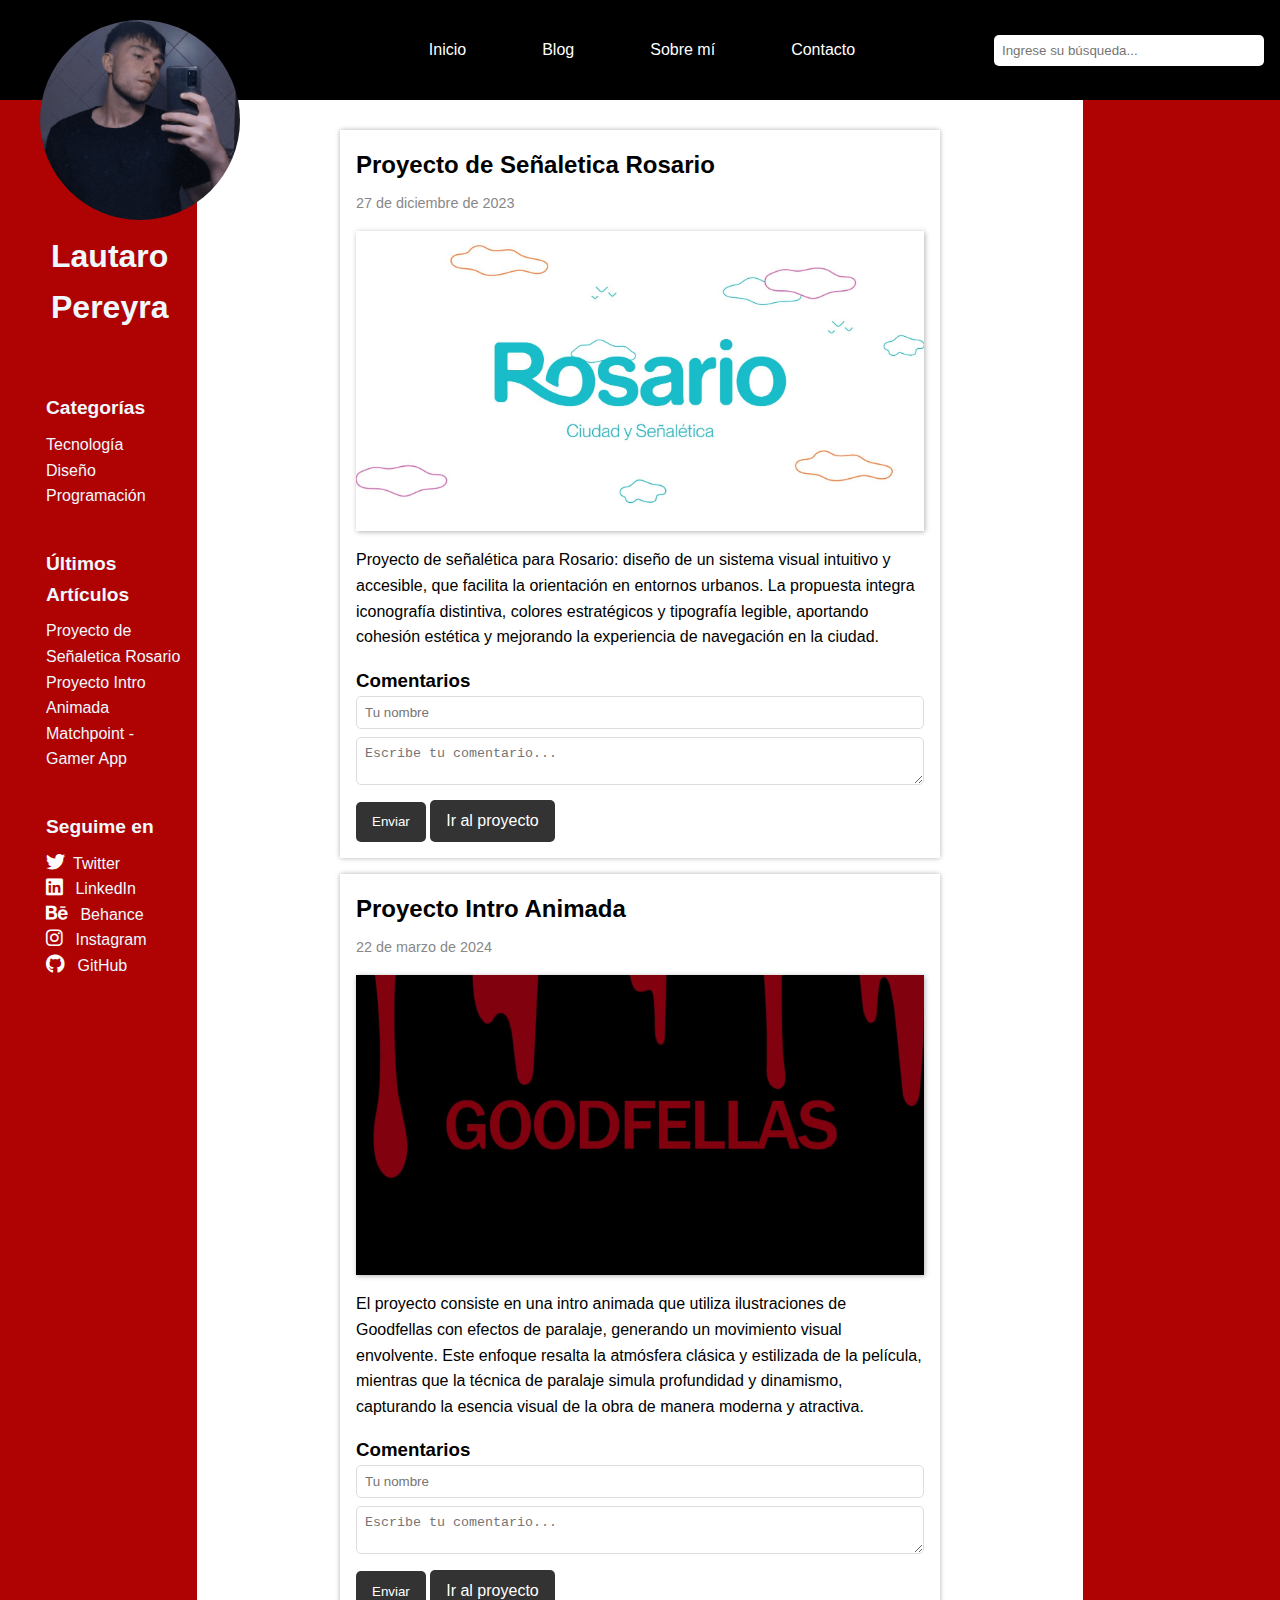
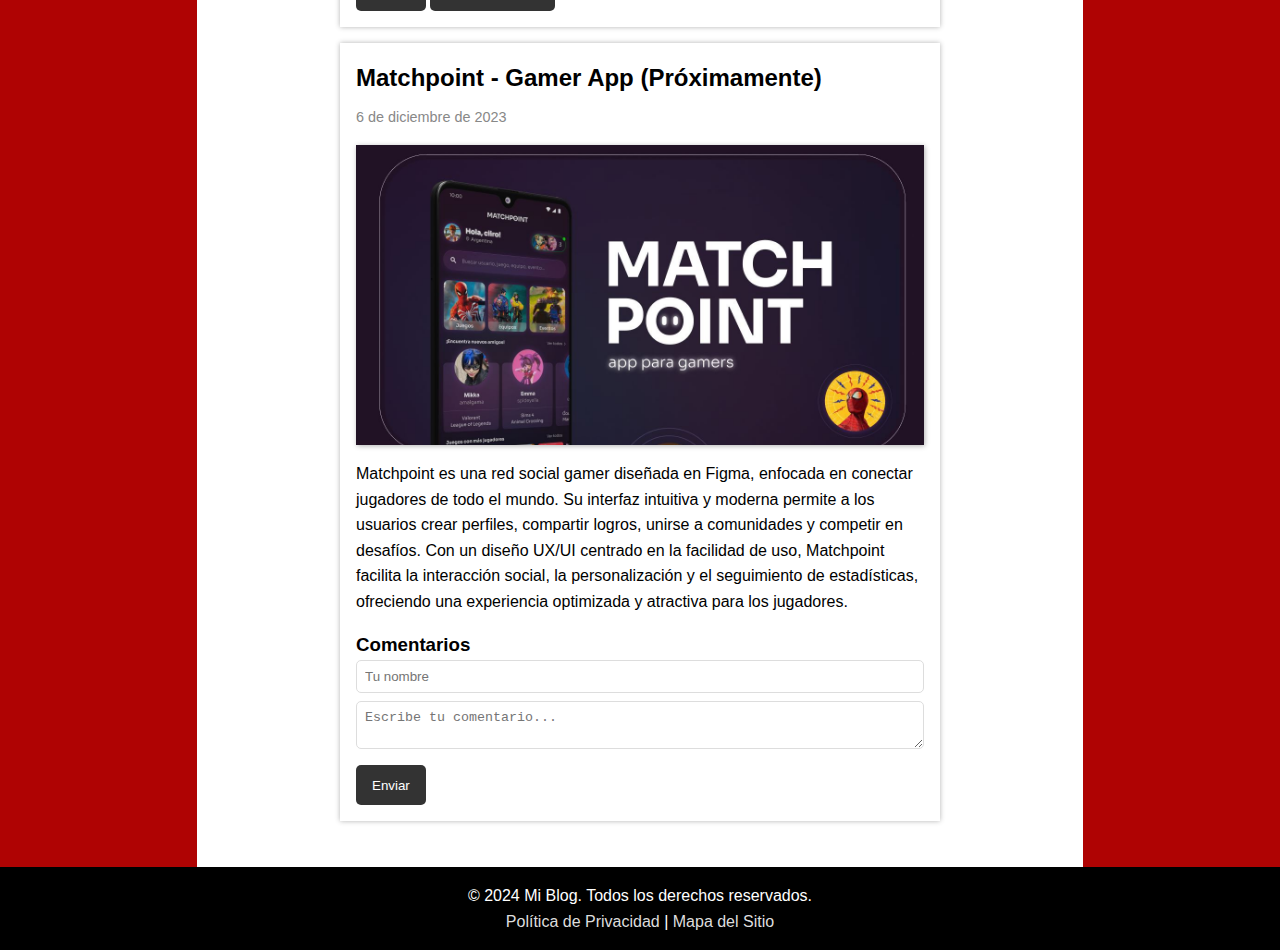
<file: 1_TUP_1_2C_2024/Pereyra_Lautaro/Globalizador CSS/Globalizador CSS/index.html>
<!DOCTYPE html>
<html lang="es">

<head>
    <meta charset="UTF-8">
    <meta name="viewport" content="width=device-width, initial-scale=1.0">
    <title>Blog Personal</title>
    <link rel="stylesheet" href="styles.css">
    <link href="https://cdnjs.cloudflare.com/ajax/libs/font-awesome/6.0.0-beta3/css/all.min.css" rel="stylesheet">
</head>

<body>
    <header>
        <div>
        </div>
        <nav>
            <ul class="secciones-header">
                <li><a class="secc" href="#">Inicio</a></li>
                <li><a class="secc" href="#">Blog</a></li>
                <li><a class="secc" href="#">Sobre mí</a></li>
                <li><a class="secc" href="#">Contacto</a></li>
            </ul>
        </nav>
        <div class="search-bar">
            <input class="barra-busqueda" type="text" placeholder="Ingrese su búsqueda...">
        </div>
    </header>
    <div class="container">
        <aside class="sidebar">
            <img class="foto-perfil" src="./images/LautaroPereyra.jpg">
            <h1 class="nombre">Lautaro Pereyra</h1>
            <section class="categories">
                <h2 class="titulo-sidebar">Categorías</h2>
                <ul>
                    <li><a href="#">Tecnología</a></li>
                    <li><a href="#">Diseño</a></li>
                    <li><a href="#">Programación</a></li>
                </ul>
            </section>
            <section class="recent-posts">
                <h2 class="titulo-sidebar">Últimos Artículos</h2>
                <ul>
                    <li><a href="#">Proyecto de Señaletica Rosario</a></li>
                    <li><a href="#">Proyecto Intro Animada</a></li>
                    <li><a href="#">Matchpoint - Gamer App</a></li>
                </ul>
            </section>
            <section class="social-media">
                <h2 class="titulo-sidebar">Seguime en</h2>
                <ul>
                    <li><a href="#"><i class="fab fa-twitter"></i>Twitter</a></li>
                    <li><a href="#"><i class="fab fa-linkedin"></i> LinkedIn</a></li>
                    <li><a href="#"><i class="fab fa-behance"></i> Behance</a></li>
                    <li><a href="#"><i class="fab fa-instagram"></i> Instagram</a></li>
                    <li><a href="#"><i class="fab fa-github"></i> GitHub</a></li>
                </ul>
            </section>
        </aside>
        <main class="content">
            <article class="post">
                <h2>Proyecto de Señaletica Rosario</h2>
                <p class="date">27 de diciembre de 2023</p>
                <img class="foto-diseño" src="./images/Rosario Señaletica.JPG" alt="Imagen del Artículo 1">
                <p>Proyecto de señalética para Rosario: diseño de un sistema visual intuitivo y accesible, que facilita
                    la orientación en entornos urbanos. La propuesta integra iconografía distintiva, colores
                    estratégicos y tipografía legible, aportando cohesión estética y mejorando la
                    experiencia de navegación en la ciudad.</p>
                <div class="comments">
                    <h3>Comentarios</h3>
                    <form>
                        <input type="text" placeholder="Tu nombre">
                        <textarea placeholder="Escribe tu comentario..."></textarea>
                        <button type="submit" class="button-link">Enviar</button>
                        <a href="https://www.behance.net/gallery/187560347/Rosario-Proyecto-de-Senaltica"
                            class="button-link">Ir al proyecto</a>
                    </form>
                </div>
            </article>
            <article class="post">
                <h2>Proyecto Intro Animada</h2>
                <p class="date">22 de marzo de 2024</p>
                <img class="foto-diseño-2" src="./images/Goodfellas.JPG" alt="Imagen del Artículo 1">
                <p>El proyecto consiste en una intro animada que utiliza ilustraciones de Goodfellas
                    con efectos de paralaje, generando un movimiento visual envolvente. Este enfoque
                    resalta la atmósfera clásica y estilizada de la película, mientras que la técnica
                    de paralaje simula profundidad y dinamismo, capturando la esencia visual de la
                    obra de manera moderna y atractiva.</p>
                <div class="comments">
                    <h3>Comentarios</h3>
                    <form>
                        <input type="text" placeholder="Tu nombre">
                        <textarea placeholder="Escribe tu comentario..."></textarea>
                        <button type="submit" class="button-link">Enviar</button>
                        <a href="https://www.youtube.com/watch?v=wkWN6pkTqlw" class="button-link">Ir al proyecto</a>
                    </form>
                </div>
            </article>
            <article class="post">
                <h2>Matchpoint - Gamer App (Próximamente)</h2>
                <p class="date">6 de diciembre de 2023</p>
                <img class="foto-diseño-3" src="./images/Matchpoint.JPG" alt="Imagen del Artículo 1">
                <p>Matchpoint es una red social gamer diseñada en Figma, enfocada en conectar jugadores de todo el
                    mundo. Su interfaz intuitiva y moderna permite a los usuarios crear perfiles, compartir logros,
                    unirse a comunidades y competir en desafíos. Con un diseño UX/UI centrado en la facilidad de uso,
                    Matchpoint facilita la interacción social, la personalización y el seguimiento de estadísticas,
                    ofreciendo
                    una experiencia optimizada y atractiva para los jugadores.</p>
                <div class="comments">
                    <h3>Comentarios</h3>
                    <form>
                        <input type="text" placeholder="Tu nombre">
                        <textarea placeholder="Escribe tu comentario..."></textarea>
                        <button type="submit" class="button-link">Enviar</button>
                    </form>
                </div>
            </article>
        </main>
        <aside class="sidebar">
        </aside>
    </div>
    <footer>
        <p>&copy; 2024 Mi Blog. Todos los derechos reservados.</p>
        <a href="#">Política de Privacidad</a> | <a
            href="https://sketchfab.com/3d-models/i-dont-fuckin-know-anymore-c34fce96efd9414c89f9cb68395dfbfb">Mapa del Sitio</a>
    </footer>
</body>
</html>
</file>
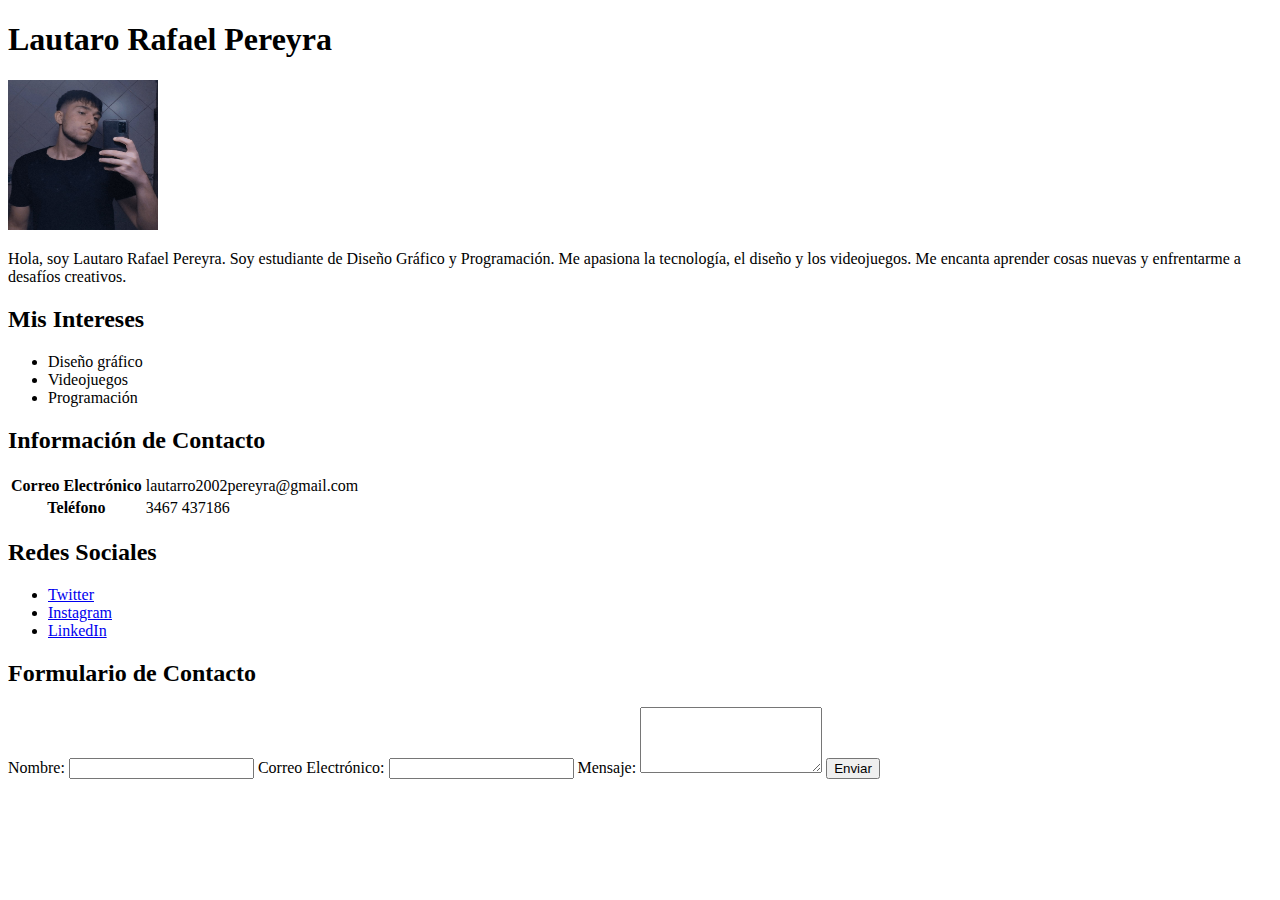
<file: 1_TUP_1_2C_2024/Pereyra_Lautaro/Globalizador CSS/Globalizador HTML/index.html>
<!DOCTYPE html>
<html lang="es">
<head>
    <meta charset="UTF-8">
    <meta name="viewport" content="width=device-width, initial-scale=1.0">
    <title>Página de Perfil Personal</title>
</head>
<body>
    <header>
        <h1>Lautaro Rafael Pereyra</h1>
    </header>

    <section>
        <img src="./images/LautaroPereyra.jpg" alt="Imagen de perfil de Lautaro Rafael Pereyra" width="150" height="150">
        <p>Hola, soy Lautaro Rafael Pereyra. Soy estudiante de Diseño Gráfico y Programación. Me apasiona la tecnología, el diseño y los videojuegos. Me encanta aprender cosas nuevas y enfrentarme a desafíos creativos.</p>
    </section>

    <section>
        <h2>Mis Intereses</h2>
        <ul>
            <li>Diseño gráfico</li>
            <li>Videojuegos</li>
            <li>Programación</li>
        </ul>
    </section>

    <section>
        <h2>Información de Contacto</h2>
        <table>
            <tr>
                <th>Correo Electrónico</th>
                <td>lautarro2002pereyra@gmail.com</td>
            </tr>
            <tr>
                <th>Teléfono</th>
                <td>3467 437186</td>
            </tr>
        </table>
    </section>

    <section>
        <h2>Redes Sociales</h2>
        <ul>
            <li><a href="https://x.com/lautapereyra_bj" target="_blank">Twitter</a></li>
            <li><a href="https://www.instagram.com/lautapereyra1/" target="_blank">Instagram</a></li>
            <li><a href="https://www.linkedin.com/in/lautaro-pereyra-93b5b3231/" target="_blank">LinkedIn</a></li>
        </ul>
    </section>

    <section>
        <h2>Formulario de Contacto</h2>
        <form action="#" method="post">
            <label for="nombre">Nombre:</label>
            <input type="text" id="nombre" name="nombre" required>

            <label for="email">Correo Electrónico:</label>
            <input type="email" id="email" name="email" required>

            <label for="mensaje">Mensaje:</label>
            <textarea id="mensaje" name="mensaje" rows="4" required></textarea>

            <button type="submit">Enviar</button>
        </form>
    </section>
</body>
</html>
</file>
<file: 1_TUP_1_2C_2024/Pereyra_Lautaro/Globalizador CSS/Globalizador CSS/styles.css>
* {
    margin: 0;
    padding: 0;
    box-sizing: border-box;
  }
  
  body {
    font-family: Arial, sans-serif;
    line-height: 1.6;
  }
  header {
    display: flex;
    height: 100px;
    justify-content: space-between;
    align-items: center;
    background: #000000;
    color: #fff;
    padding: 1rem;
  }
  .foto-perfil {
    height: 200px;
    width: 200px;
    border-radius: 50%; 
    object-fit: cover;
    margin: 20px 10px 10px 40px;
    position: absolute;
    top: 0;
    left: 0;
    z-index: 1000; 
  }
  header nav ul {
    display: flex;
    list-style: none;
  }
  
  header nav ul li {
    margin-right: 1rem;
  }
  
  header nav ul li a {
    color: #fff;
    text-decoration: none;
    transition: color 0.3s;
  }
  
  header nav ul li a:hover {
    color: #ddd;
  }
  
  .search-bar input {
    width: 270px;
    padding: 0.5rem;
    border: none;
    border-radius: 5px;
  }
  .container {
    display: flex;
    padding: 0rem;
  }
  
  .sidebar {
    margin: 0px;
    flex: 0.6;
    padding: 1rem;
    background: #AF0303;
    color: aliceblue;
  }
  button.button-link {
    border: none;
    height: 40px;
    padding: 0 1rem;
    cursor: pointer;
}
  .button-link {
    display: inline-block;
    background: #333;
    color: #fff;
    padding: 0.5rem 1rem;
    text-decoration: none;
    border-radius: 5px;
    text-align: center;
    transition: background 0.3s;
}

.button-link:hover {
    background: #555;
}
  .sidebar section h2 {
    font-size: 1.2rem;
    margin-bottom: 0.5rem;
  }
  .nombre {
    margin: 115px 0px 0px 35px;
  }
  .categories{
    margin: 60px 0px 40px 30px;
  }
  .recent-posts{
    margin: 30px 0px 40px 30px; 
  }
  .social-media{
    margin: 30px 0px 40px 30px; 
  }
  .titulo-sidebar {
    margin:0px 0px 0px 0px; 
}
.foto-diseño, .foto-diseño-2 {
    width: 100%; 
    max-width: 600px;
    max-height: 300px; 
    object-fit: cover; 
    display: block; 
    margin: 0 auto; 
    box-shadow: 1px 1px 5px rgba(0, 0, 0, 0.3);
}
.foto-diseño-3 {
    width: 100%;
    max-width: 600px;
    max-height: 300px;
    object-fit: cover;
    object-position: center top;
    display: block;
    margin: 0 auto;
    box-shadow: 1px 1px 5px rgba(0, 0, 0, 0.3);
}
.sidebar ul {
    list-style: none;
    
  }
.sidebar ul li a {
    color: #333;
    text-decoration: none;
    color: aliceblue;
}
.sidebar ul li a:hover {
    color: #acacac;
    transition: color 0.3s;
}
.content {
    flex: 3;
    padding: 30px;
    display: flex;
    flex-direction: column;
    align-items: center;
}
.post {
    background: #fff;
    padding: 1rem;
    margin-bottom: 1rem;
    width: 600px;
    box-shadow: 0px 0px 5px rgba(0, 0, 0, 0.3);
}
  .post h2 {
    margin-bottom: 0.5rem;
  }
  .post .date {
    font-size: 0.9rem;
    color: #888;
  }
  .post img {
    max-width: 100%;
    height: auto;
    margin: 1rem 0;
  }
  .comments h3 {
    margin-top: 1rem;
  }
  .comments form input,
  .comments form textarea {
    width: 100%;
    padding: 0.5rem;
    margin-bottom: 0.5rem;
    border: 1px solid #ddd;
    border-radius: 5px;
  }
  .comments form button {
    display: inline-block;
    background: #333;
    color: #fff;
    padding: 0.5rem 1rem;
    text-decoration: none;
    border-radius: 5px;
    text-align: center;
    transition: background 0.3s;
  }
  
  .comments form button:hover {
    background: #555;
  }
  .secciones-header{
    margin-left: 350px;
  }

  .secc{
    margin-right: 60px;
  }
 .barra-busqueda{
    width: 100px;
 }
  footer {
    background: #000000;
    color: #fff;
    text-align: center;
    padding: 1rem;
  }
  footer a {
    color: #ddd;
    text-decoration: none;
  }
  footer a:hover {
    color: #fff;
  }
  @media (max-width: 768px) {
    .container {
      flex-direction: column;
    }
    header, .sidebar, .content, footer {
      padding: 0.5rem;
    }
    header nav ul {
      flex-direction: column;
      text-align: center;
    }
  }
  .social-media ul li a i {
    margin-right: 8px;
    font-size: 1.2rem;
    color: #ffffff;
    transition: color 0.3s;
  }
  .social-media ul li a:hover i {
    color: #acacac;
  }
</file>
